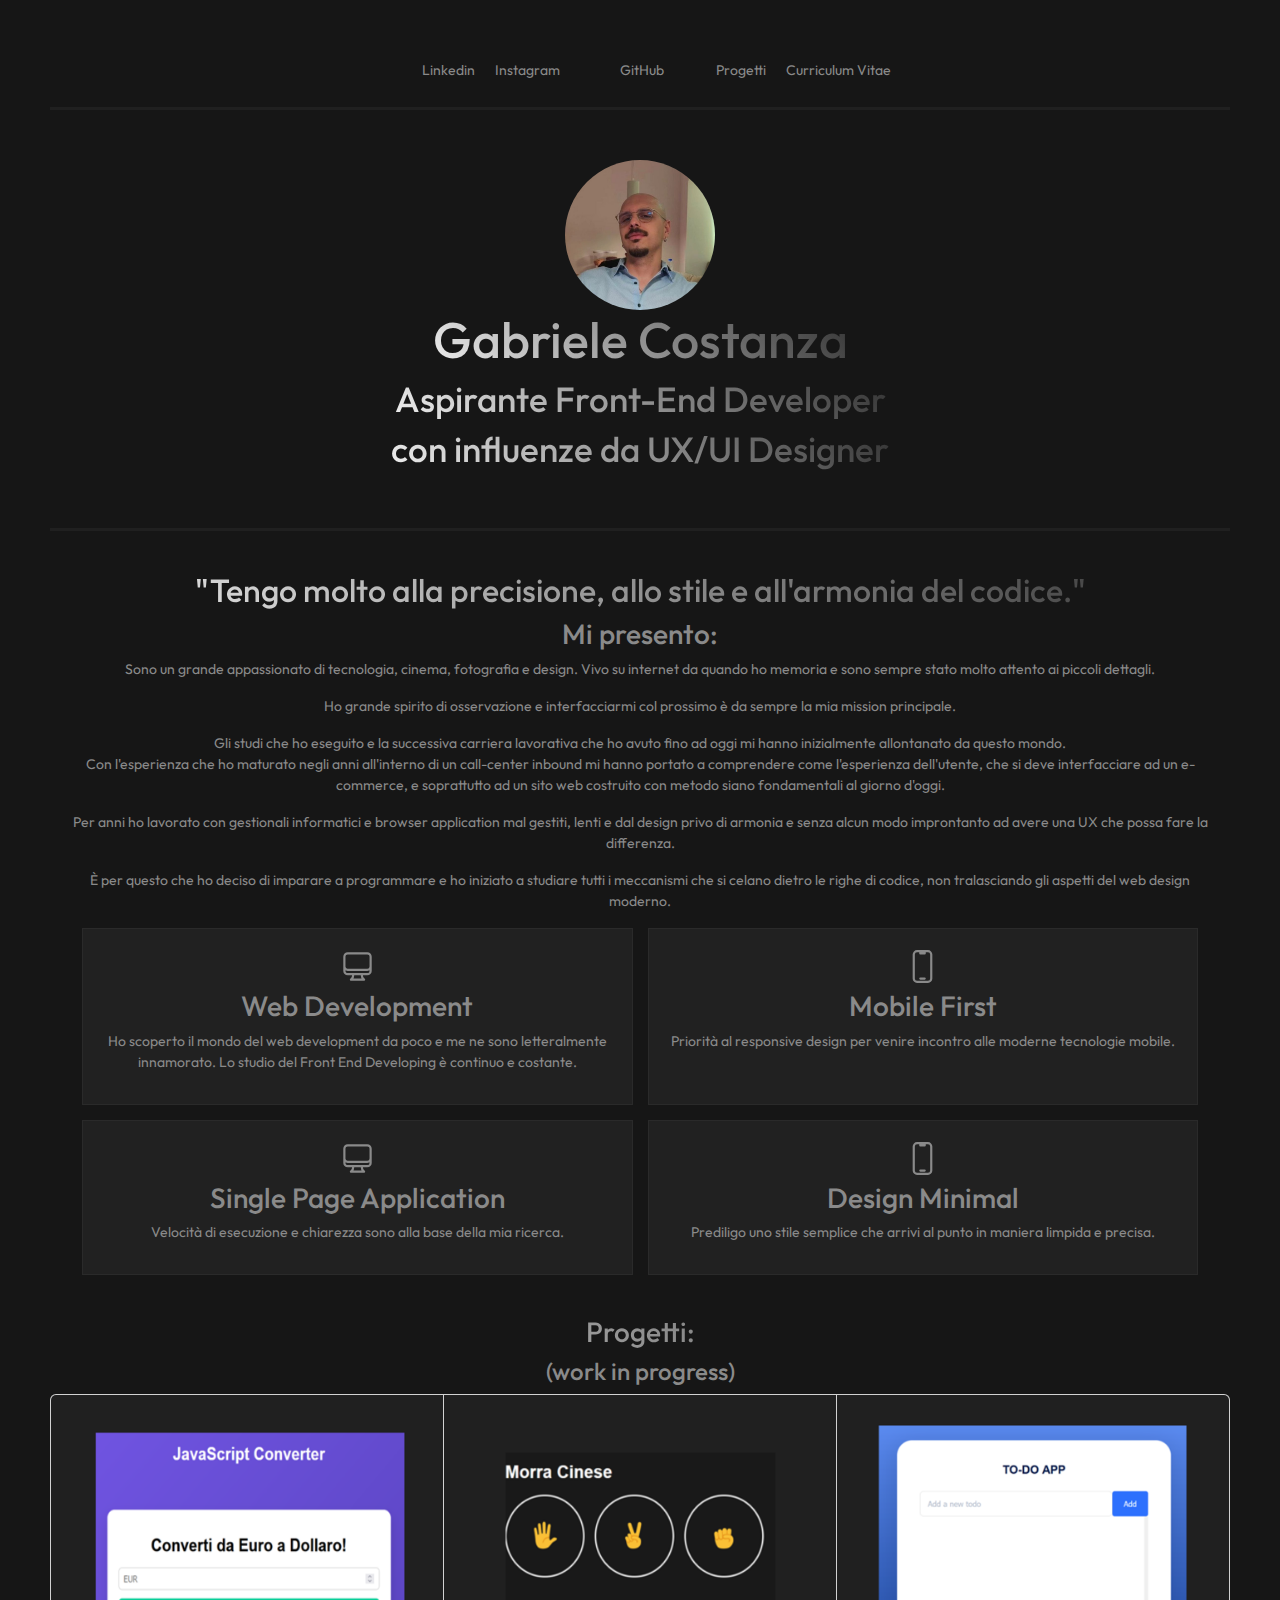
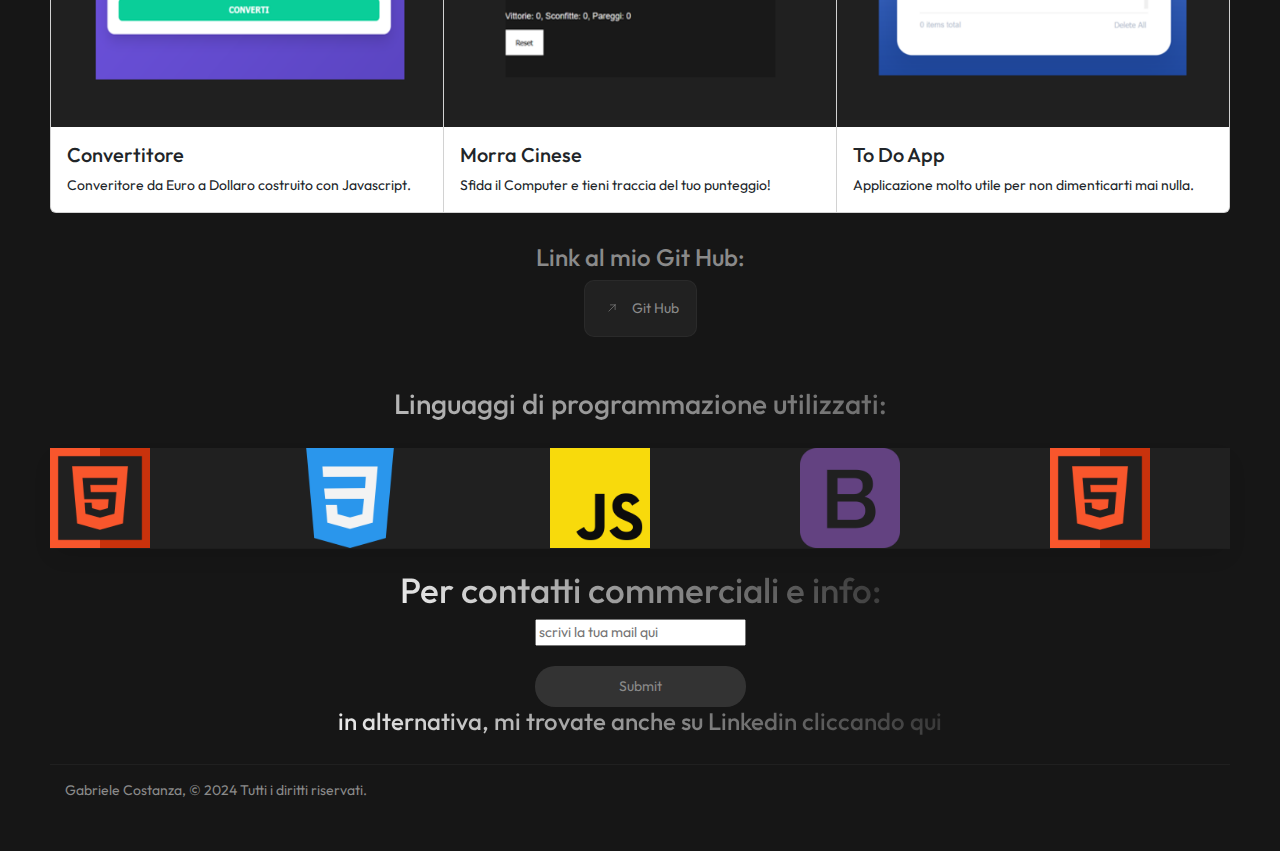
<file: index.html>
<!DOCTYPE html>
<html lang="it">
<head>
    <meta charset="UTF-8">
    <meta name="viewport" content="width=device-width, initial-scale=1.0">
    <meta property="og:title" content="Portfolio Gabriele Costanza" />
    <meta property="og:description" content="Il mio personale sito-portfolio per presentare le mie capacità al mondo." />
    <title>Portfolio Gabriele Costanza</title>
    <link rel="preconnect" href="https://fonts.googleapis.com">
    <link rel="preconnect" href="https://fonts.gstatic.com" crossorigin>
    <link href="https://fonts.googleapis.com/css2?family=Outfit:wght@100..900&display=swap" rel="stylesheet">
    <link rel="stylesheet" href="./assets/bootstrap/bootstrap.min.css">
    <link rel="stylesheet" href="./assets/css/style.css">
    <link rel="icon" type="favicon" href="./assets/img/favicon.webp">
    
</head>
<body>
 <header>
  <!-- Inizio NAV -->
    <nav  id="nav-bar">
    <div id="left">
        <ul class="social-desktop">
            <li><a target="_blank" rel="noopener" href="https://www.linkedin.com/in/gabriele-costanza-604396132/">Linkedin</a></li>
            <li><a target="_blank" rel="noopener" href="https://www.instagram.com/gabriele_costanza95/?theme=dark">Instagram</a></li>
            <li><a id="git" target="_blank" rel="noopener" href="https://github.com/Gabricos">GitHub</a></li>
        </ul>
        <ul class="social-mobile">
            <li>
              <a class="text" target="_blank" rel="noopener" href="https://www.linkedin.com/in/gabriele-costanza-604396132/">
              <img class="logos"src="./assets/img/linkedin.svg" alt="linkedin-logo"></a>
            </li>
            <li>
              <a class="text" target="_blank" rel="noopener" href="https://www.instagram.com/gabriele_costanza95/?theme=dark">
              <img class="logos" src="./assets/img/instagram (2).svg" alt="instagram-logo"></a>
              <li>
                <a class="text" target="_blank" rel="noopener" href="https://github.com/Gabricos">
                <img  class="logos" src="./assets/img/github.svg" alt="git-hub-logo"></a>
              </li>
            </li>
                </ul>
            </div>
            <div id="right">
                <ul  class="social-desktop">
                    <li ><a rel="noopener" href="#project-text">Progetti</a></li>
                    <li ><a rel="noopener" href="./cv.html">Curriculum Vitae</a></li>
                </ul>
                <ul class="social-mobile" id="mobile-right">
                    <li><a class="text"  rel="noopener" href="#project-text"> Progetti</a></li>
                    <li><a class="text"  rel="noopener" href="./cv.html">CV</a></li>
                </ul>
            </div>
        </nav>
    </header>
    <!-- Fine NAV -->
    <main>
      <!-- Foto profilo -->
        <section id="hero-section">
            <div id="photo-of-me">
            <img src="./assets/img/mee.webp" alt="la-mia-foto-profilo" class="size-full rounded-full object-cover">
            </div>
            <h1 class="gradiente">Gabriele Costanza</h1>
            <h3 class="gradiente">Aspirante Front-End Developer</h3>
            <h3 class="gradiente">con influenze da UX/UI Designer</h3>
        </section>
       <!-- BIO -->
        <section id="services-section">
          <article>
            <h2 class="gradiente">"Tengo molto alla precisione, allo stile e all'armonia del codice."</h2>
            <h3>Mi presento:</h3>
            <p>
              Sono un grande appassionato di tecnologia, cinema, fotografia e design.
              Vivo su internet da quando ho memoria e sono sempre stato molto attento ai piccoli dettagli.
            </p>
            <p>Ho grande spirito di osservazione e interfacciarmi col prossimo è da sempre la mia mission principale.</p>
            <p>
              Gli studi che ho eseguito e la successiva carriera lavorativa che ho avuto fino ad oggi mi hanno inizialmente allontanato da questo mondo. <br>
              Con l'esperienza che ho maturato negli anni all'interno di un call-center inbound mi hanno portato a comprendere come l'esperienza dell'utente, che si deve interfacciare ad un e-commerce, e soprattutto ad un sito web costruito con metodo siano fondamentali al giorno d'oggi.
            </p>
            <p>Per anni ho lavorato con gestionali informatici e browser application mal gestiti, lenti e dal design privo di armonia e senza alcun modo improntanto ad avere una UX che possa fare la differenza.</p>
            <p> È per questo che ho deciso di imparare a programmare e ho iniziato a studiare tutti i meccanismi che si celano dietro le righe di codice, non tralasciando gli aspetti del web design moderno. </p>
          </article>
            <div class="container">
                <div class="services-grid-item">
                    <svg xmlns="http://www.w3.org/2000/svg" fill="none" viewBox="0 0 24 24" stroke-width="1.5" stroke="currentColor" class="size-6">
                        <path stroke-linecap="round" stroke-linejoin="round" d="M9 17.25v1.007a3 3 0 0 1-.879 2.122L7.5 21h9l-.621-.621A3 3 0 0 1 15 18.257V17.25m6-12V15a2.25 2.25 0 0 1-2.25 2.25H5.25A2.25 2.25 0 0 1 3 15V5.25m18 0A2.25 2.25 0 0 0 18.75 3H5.25A2.25 2.25 0 0 0 3 5.25m18 0V12a2.25 2.25 0 0 1-2.25 2.25H5.25A2.25 2.25 0 0 1 3 12V5.25" />
                      </svg>
                      <h3>Web Development</h3>
                      <p>Ho scoperto il mondo del web development da poco e me ne sono letteralmente innamorato. Lo studio del Front End Developing è continuo e costante.</p>
                </div>
                <div class="services-grid-item">
                    <svg xmlns="http://www.w3.org/2000/svg" fill="none" viewBox="0 0 24 24" stroke-width="1.5" stroke="currentColor" class="size-6">
                        <path stroke-linecap="round" stroke-linejoin="round" d="M10.5 1.5H8.25A2.25 2.25 0 0 0 6 3.75v16.5a2.25 2.25 0 0 0 2.25 2.25h7.5A2.25 2.25 0 0 0 18 20.25V3.75a2.25 2.25 0 0 0-2.25-2.25H13.5m-3 0V3h3V1.5m-3 0h3m-3 18.75h3" />
                      </svg>
                    <h3>Mobile First</h3>
                    <p>Priorità al responsive design per venire incontro alle moderne tecnologie mobile.</p>

                </div>
                <div class="services-grid-item">
                    <svg xmlns="http://www.w3.org/2000/svg" fill="none" viewBox="0 0 24 24" stroke-width="1.5" stroke="currentColor" class="size-6">
                        <path stroke-linecap="round" stroke-linejoin="round" d="M9 17.25v1.007a3 3 0 0 1-.879 2.122L7.5 21h9l-.621-.621A3 3 0 0 1 15 18.257V17.25m6-12V15a2.25 2.25 0 0 1-2.25 2.25H5.25A2.25 2.25 0 0 1 3 15V5.25m18 0A2.25 2.25 0 0 0 18.75 3H5.25A2.25 2.25 0 0 0 3 5.25m18 0V12a2.25 2.25 0 0 1-2.25 2.25H5.25A2.25 2.25 0 0 1 3 12V5.25" />
                      </svg>
                      <h3>Single Page Application</h3>
                      <p>Velocità di esecuzione e chiarezza sono alla base della mia ricerca.</p>
                </div>
                <div class="services-grid-item">
                    <svg xmlns="http://www.w3.org/2000/svg" fill="none" viewBox="0 0 24 24" stroke-width="1.5" stroke="currentColor" class="size-6">
                        <path stroke-linecap="round" stroke-linejoin="round" d="M10.5 1.5H8.25A2.25 2.25 0 0 0 6 3.75v16.5a2.25 2.25 0 0 0 2.25 2.25h7.5A2.25 2.25 0 0 0 18 20.25V3.75a2.25 2.25 0 0 0-2.25-2.25H13.5m-3 0V3h3V1.5m-3 0h3m-3 18.75h3" />
                      </svg>
                    <h3>Design Minimal</h3>
                    <p>Prediligo uno stile semplice che arrivi al punto in maniera limpida e precisa.</p>
                </div>
            </div>
        </section>
<!-- Progetti -->
 <h3 id="project-text" class="gradiente"> <a href="#project-text">Progetti:</a></h3>
 <h4>(work in progress)</h4>
        <section id="projects">
          <!-- Card 1 -->
          <div class="card-group">
            <div class="card">
              <img src="./assets/img/prog-img/convert.webp" class="card-img-top" alt="convertitore-programmato-in-js">
              <div class="card-body">
                <h5 class="card-title">Convertitore</h5>
                <p class="card-text">Converitore da Euro a Dollaro costruito con Javascript.</p>
          <!-- Card 2 -->
              </div>
            </div>
            <div class="card">
              <img src="./assets/img/prog-img/morra.webp" class="card-img-top" alt="morra-cinese-programmato-in-js">
              <div class="card-body">
                <h5 class="card-title">Morra Cinese</h5>
                <p class="card-text">Sfida il Computer e tieni traccia del tuo punteggio!</p>
          <!-- Card 3 -->
              </div>
            </div>
            <div class="card">
              <img src="./assets/img/prog-img/todo.webp" class="card-img-top" alt="to-do-list-programmato-in-js">
              <div class="card-body">
                <h5 class="card-title">To Do App</h5>
                <p class="card-text">Applicazione molto utile per non dimenticarti mai nulla.</p>
              </div>
            </div>
          </div>
          <!-- Git Hub -->
          <div id="git-hub">
            <h4> Link al mio Git Hub:</h4>
            <a  class="button" target="_blank" rel="noopener" href="https://github.com/Gabricos"><svg xmlns="http://www.w3.org/2000/svg" fill="none" viewBox="0 0 24 24" stroke-width="1.5" stroke="currentColor" class="size-6">
              <path stroke-linecap="round" stroke-linejoin="round" d="m4.5 19.5 15-15m0 0H8.25m11.25 0v11.25" />
            </svg> Git Hub </a>
          </div>

        </section>
        <!-- Slider linguaggi di programmazione -->
        <article>
            <h3 class="gradiente" id="skills-text">Linguaggi di programmazione utilizzati:</h3>
        <div class="slider">
            <div class="slide-track">
              <div class="slide">
                <img class="skills" src="./assets/img/loghi/html.webp" height="100" width="100" alt="logo-html" />
              </div>
              <div class="slide">
                <img class="skills" src="./assets/img/loghi/css.webp" height="100" width="100" alt="logo-css" />
              </div>
              <div class="slide">
                <img class="skills" src="./assets/img/loghi/js.webp" height="100" width="100" alt="logo-js" />
              </div>
              <div class="slide">
                <img class="skills" src="./assets/img/loghi/bootstrap.webp" height="100" width="100" alt="logo-bootstrap" />
              </div>
              <div class="slide">
                <img class="skills" src="./assets/img/loghi/html.webp" height="100" width="100" alt="logo-html" />
              </div>
              <div class="slide">
                <img class="skills" src="./assets/img/loghi/css.webp" height="100" width="100" alt="logo-css" />
              </div>
              <div class="slide">
                <img class="skills" src="./assets/img/loghi/js.webp" height="100" width="100" alt="logo-js" />
              </div>
              <div class="slide">
                <img class="skills" src="./assets/img/loghi/bootstrap.webp" height="100" width="100" alt="logo-bootstrap" />
              </div>
              <div class="slide">
                <img class="skills" src="./assets/img/loghi/html.webp" height="100" width="100" alt="logo-html" />
              </div>
              <div class="slide">
                <img class="skills" src="./assets/img/loghi/css.webp" height="100" width="100" alt="logo-css" />
              </div>
              <div class="slide">
                <img class="skills" src="./assets/img/loghi/js.webp" height="100" width="100" alt="logo-js" />
              </div>
              <div class="slide">
                <img class="skills" src="./assets/img/loghi/bootstrap.webp" height="100" width="100" alt="logo-bootstrap" />
              </div>
            </div>
          </div>
        </article>
        <!-- Footer -->
        <section id="contact-section">
            <h2 class="gradiente">Per contatti commerciali e info:</h2>
            <form action="">
                <input type="email" placeholder="scrivi la tua mail qui">
                <input id="btn" type="submit">
                </form>
                <h4 class="gradiente">in alternativa, mi trovate anche su
                  <a href="https://www.linkedin.com/in/gabriele-costanza-604396132/">Linkedin cliccando qui</a>
                </h4>
        </section>
    </main>
    <footer>
       <p>Gabriele Costanza, © 2024 Tutti i diritti riservati.</p>
    </footer>
       <!-- Fine Footer -->
</body>
</html>
</file>
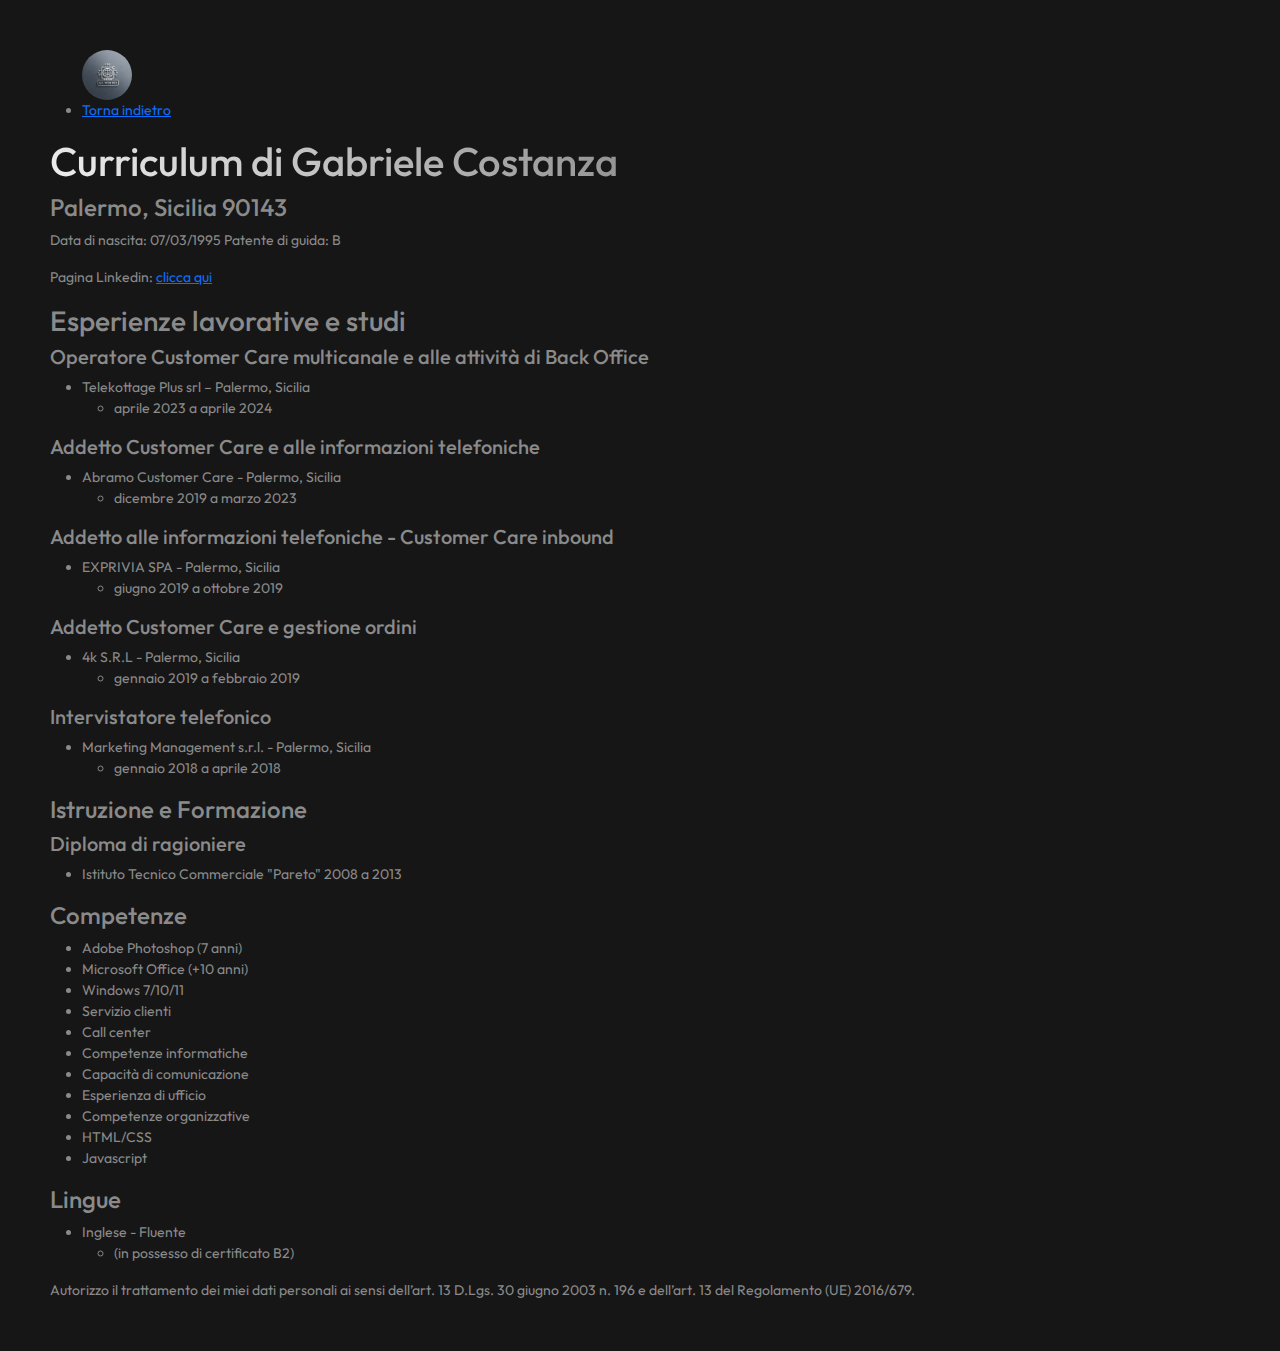
<file: cv.html>
<!DOCTYPE html>
<html lang="it">
<head>
  <meta charset="UTF-8">
  <meta name="viewport" content="width=device-width, initial-scale=1.0">
  <meta property="og:title" content="Curriculum Vitae di Gabriele Costanza" />
  <meta property="og:description" content="Il mio Curriculum dove esplico le mie esperienze di vita e non." />
  <title>Curriculum Vitae di Gabriele Costanza</title>
  <link rel="preconnect" href="https://fonts.googleapis.com">
  <link rel="preconnect" href="https://fonts.gstatic.com" crossorigin>
  <link href="https://fonts.googleapis.com/css2?family=Outfit:wght@100..900&display=swap" rel="stylesheet">
  <link rel="stylesheet" href="./assets/bootstrap/bootstrap.min.css">
  <link rel="stylesheet" href="./assets/css/cv.css">
  <link rel="icon" type="favicon" href="./assets/img/favicon.webp">
</head>
<body>
  <header>
    <nav>
      <ul>
        <a href="./index.html"><img src="./assets/img/favicon.webp" alt="logo-profilo"></a>
        <li><a href="./index.html">Torna indietro</a></li>
      </ul>
        <h1 class="gradiente">Curriculum di Gabriele Costanza</h1>
    </nav>
  </header>
  <main>
    <h4>Palermo, Sicilia 90143</h4>
    <address>
    <p>
    Data di nascita: 07/03/1995
    Patente di guida: B
    </p>
    </address>
    <p>
      Pagina Linkedin: <a rel="noopener" href="https://www.linkedin.com/in/gabriele-costanza-604396132/">clicca qui</a>
    </p>
    <h3>Esperienze lavorative e studi</h3>
    <h5>Operatore Customer Care multicanale e alle attività di Back Office</h5>
    <ul>
      <li>
        Telekottage Plus srl – Palermo, Sicilia
      <ul>
        <li>aprile 2023 a aprile 2024</li>
      </ul>
      </li>
    </ul>
  <h5>Addetto Customer Care e alle informazioni telefoniche</h5>
  <ul>
    <li>
      Abramo Customer Care - Palermo, Sicilia
    <ul>
      <li>dicembre 2019 a marzo 2023</li>
    </ul>
    </li>
  </ul>
<h5>Addetto alle informazioni telefoniche - Customer Care inbound</h5>
  <ul>
    <li>
      EXPRIVIA SPA - Palermo, Sicilia
    <ul>
      <li>giugno 2019 a ottobre 2019</li>
    </ul>
    </li>
  </ul>
    <h5>Addetto Customer Care e gestione ordini</h5>
  <ul>
    <li>
      4k S.R.L - Palermo, Sicilia
    <ul>
    <li>gennaio 2019 a febbraio 2019</li>
    </ul>
    </li>
  </ul>
<h5>Intervistatore telefonico</h5>
<ul>
  <li>
    Marketing Management s.r.l. - Palermo, Sicilia
  <ul>
  <li>gennaio 2018 a aprile 2018</li>
  </ul>
  </li>
</ul>
  <h4>Istruzione e Formazione</h4>
    <h5>Diploma di ragioniere</h5>
    <ul>
      <li>Istituto Tecnico Commerciale "Pareto" 2008 a 2013</li>
    </ul>

    <h4>Competenze</h4>
     <ul>
      <li>Adobe Photoshop (7 anni)</li>
      <li>Microsoft Office (+10 anni)</li>
      <li>Windows 7/10/11</li>
      <li>Servizio clienti</li>
      <li>Call center</li>
      <li>Competenze informatiche</li>
      <li>Capacità di comunicazione</li>
      <li>Esperienza di ufficio</li>
      <li>Competenze organizzative</li>
      <li>HTML/CSS</li>
      <li>Javascript</li>
     </ul>

    <h4>Lingue</h4>
     <ul>
      <li>
        Inglese - Fluente
        <ul>
          <li>(in possesso di certificato B2)</li>
        </ul>
     </li>
    </ul>
  </main>
  <footer>
    Autorizzo il trattamento dei miei dati personali ai sensi dell’art. 13 D.Lgs. 30 giugno 2003 n. 196 e dell’art. 13 del Regolamento (UE) 2016/679.
  </footer>
</body>
</html>
</file>
<file: assets/css/style.css>
body {
    background-color: #161616;
    color: #8a8a8a;
    font-size: 14px;
    font-family: Outfit , sans-serif;
    margin: 50px;
}
header {
    border-bottom: solid 1px #9c9c9c13; margin: 0;
}


a { text-decoration: none;
    color: inherit;}
    a:hover {
        color: white;
    }
#photo-of-me{
    height: 150px;
    width: 150px;
    & img{
        height: 150px;
        width: 150px;
        object-fit: cover;
        border-radius: 100%;
    }
}
header,#nav-bar{
    display: flex;
    margin: 0;
   justify-content: center;
   border: thin;
   position: sticky;
   top: 0;
   overflow: hidden;
   background: solid;
   background-color: #161616;
   z-index: 1;
}
#left,#right{
padding: 10px;

}


#git{
    margin-left: 40px ;

}

#git-hub{
    padding: 30px;
    display: flex;
    flex-direction: column;
    justify-content: center;
    align-items: center;
}

 .social-desktop {
        & li {list-style-type: none;}
        & svg {display: flex;}
    }
 .social-mobile{
        display: flex;
        gap: 10px;
        & li {list-style-type: none;}
        padding-left: 0px;
    }
.logos{
    width: 20px;
    background-color: #8a8a8a;
    border-radius: 50%;
}
.logos:hover {
    background-color: white;
}
#hero-section {
    display: flex;
    flex-direction: column;
    padding: 50px 0;
    text-align: center;
    justify-content: center;
    align-items: center;
    border: solid #9c9c9c13;
    border-left: none;
    border-right: none;


    & h1 {
        font-size: 50px;
    }
}

.gradiente {
    background-image: linear-gradient(45deg, #eee,#333);
    -webkit-background-clip: text;
    -webkit-text-fill-color: transparent;
    -moz-background-clip: text;
    -moz-text-fill-color:transparent;
}
#services-section{
    padding: 40px 20px;
    text-align: center;
    & .container{
        display: grid;
        grid-template-columns: 1fr 1fr;
        gap: 15px;
    }

    & .services-grid-item {
        background-color: #212121;
        border: solid 1px #9c9c9c13;
        padding: 15px;
    & svg {
        height: 45px;
    }
    }
}

a.button{
    background-color: #212121;
    border: solid 1px #9c9c9c13;
    border-radius: 10px;
    display: flex;
    justify-content: center;
    align-items: center;
    width: fit-content;
    padding: 17px;
    gap: .625rem;
    transition: all;
    transition-duration: 0.3s;
    transition-timing-function: linear;
    }
    & svg {
        height: 20px;
        padding: 5px;
    }
    & a.button:hover {scale: 1.2;}

    #contact-section{
        border: solid 1px #9c9c9c13;
        border-left: none;
        border-right: none;
        display: flex;
        flex-direction: column;
        align-items: center;
        text-align: center;
        padding: 20px;

        & h2{
            font-size: 35px;
            margin-top: 0;
        }
    }
form {
    display: flex;
    flex-direction: column;
    gap: 20px;
    & #btn {background-color: #333;
        color: #8a8a8a;
            padding:10px ;
            border-radius: 20px;
            border: none;}
}

    footer {
        margin: 15px;
    }

    h3,h4{text-align: center;}

@keyframes scroll {
    0% {
      transform: translateX(0);
    }
    100% {
      transform: translateX(calc(-250px * 4));
    }
  }
  .slider {
    background: #9c9c9c13;
    box-shadow: 0 10px 20px -5px rgba(0, 0, 0, 0.125);
    height: 100px;
    margin: auto;
    overflow: hidden;
    position: relative;
    width: 100%;
  }
  .slider::before,
  .slider::after {
    content: "";
    height: 100px;
    position: absolute;
    width: 200px;
    z-index: -1;
  }
  .slider::after {
    right: 0;
    top: 0;
    transform: rotateZ(180deg);
  }
  .slider::before {
    left: 0;
    top: 0;
  }
  .slider .slide-track {
    animation: scroll 40s linear infinite;
    display: flex;
    width: calc(250px * 12);
  }
  .slider .slide {
    height: 100px;
    width: 250px;
    z-index: -1;
  }

  .skills{
    height: 100px;
    width: 100px;
  }
  #skills-text{
    text-align: center;
    padding: 20px;
  }

/* MEDIA QUERIES */
@media screen and (min-width: 150px) {
    .container{
        display: grid;
        grid-template-columns: 1fr;}
    ul.social-desktop {display: none;}
    #hero-section{
        & h1{font-size: 20px;}
        & h3{font-size: 15px;}
    }

}
@media screen and (min-width: 320px) {
    ul.social-desktop {display: none;}
    #hero-section{
        & h1{font-size: 20px;}
        & h3{font-size: 15px;}
    }
}
@media screen and (min-width: 430px) {
    ul.social-desktop {display: none;}
    #hero-section{
        & h1{font-size: 30px;}
        & h3{font-size: 20px;}
    }
}
@media screen and (min-width: 768px) {
    ul.social-desktop {display: none;}
    #hero-section{
        & h1{font-size: 50px;}
        & h3{font-size: 35px;}
    }
}
@media screen and (min-width: 1024px) {
    .logos {display: none;}
    #hero-section{
        & h1{font-size: 50px;}
        & h3{font-size: 35px;}
    }
    ul.social-mobile {display: none;}
    ul.social-desktop {display: flex;
        gap: 20px;}
}
</file>
<file: assets/css/cv.css>
body {
  background-color: #161616;
  color: #8a8a8a;
  font-size: 14px;
  font-family: Outfit , sans-serif;
  margin: 50px;
}
img{
  height: 50px;
  width: 50px;
  object-fit: cover;
  border-radius: 100%;
}

.gradiente {
  background-image: linear-gradient(45deg, #eee,#333);
  -webkit-background-clip: text;
  -webkit-text-fill-color: transparent;
  -moz-background-clip: text;
  -moz-text-fill-color:transparent;
}
</file>
